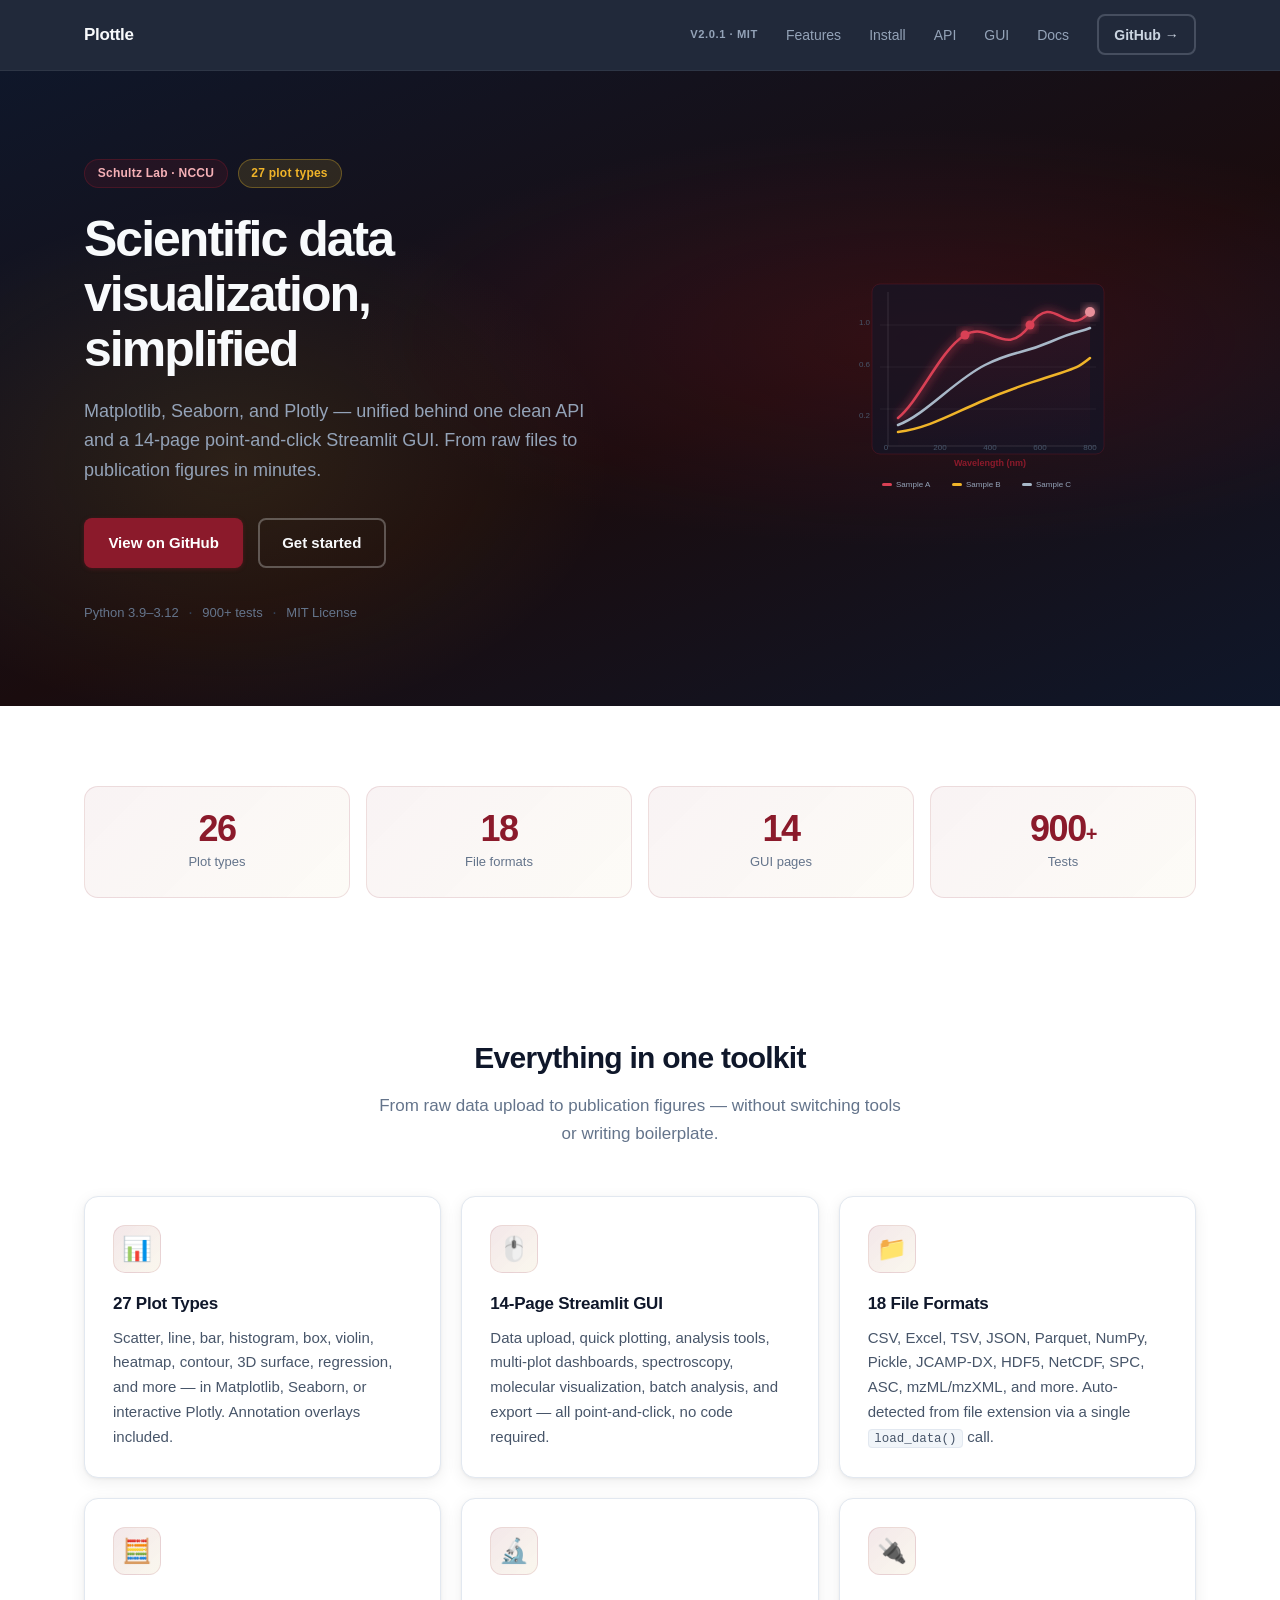
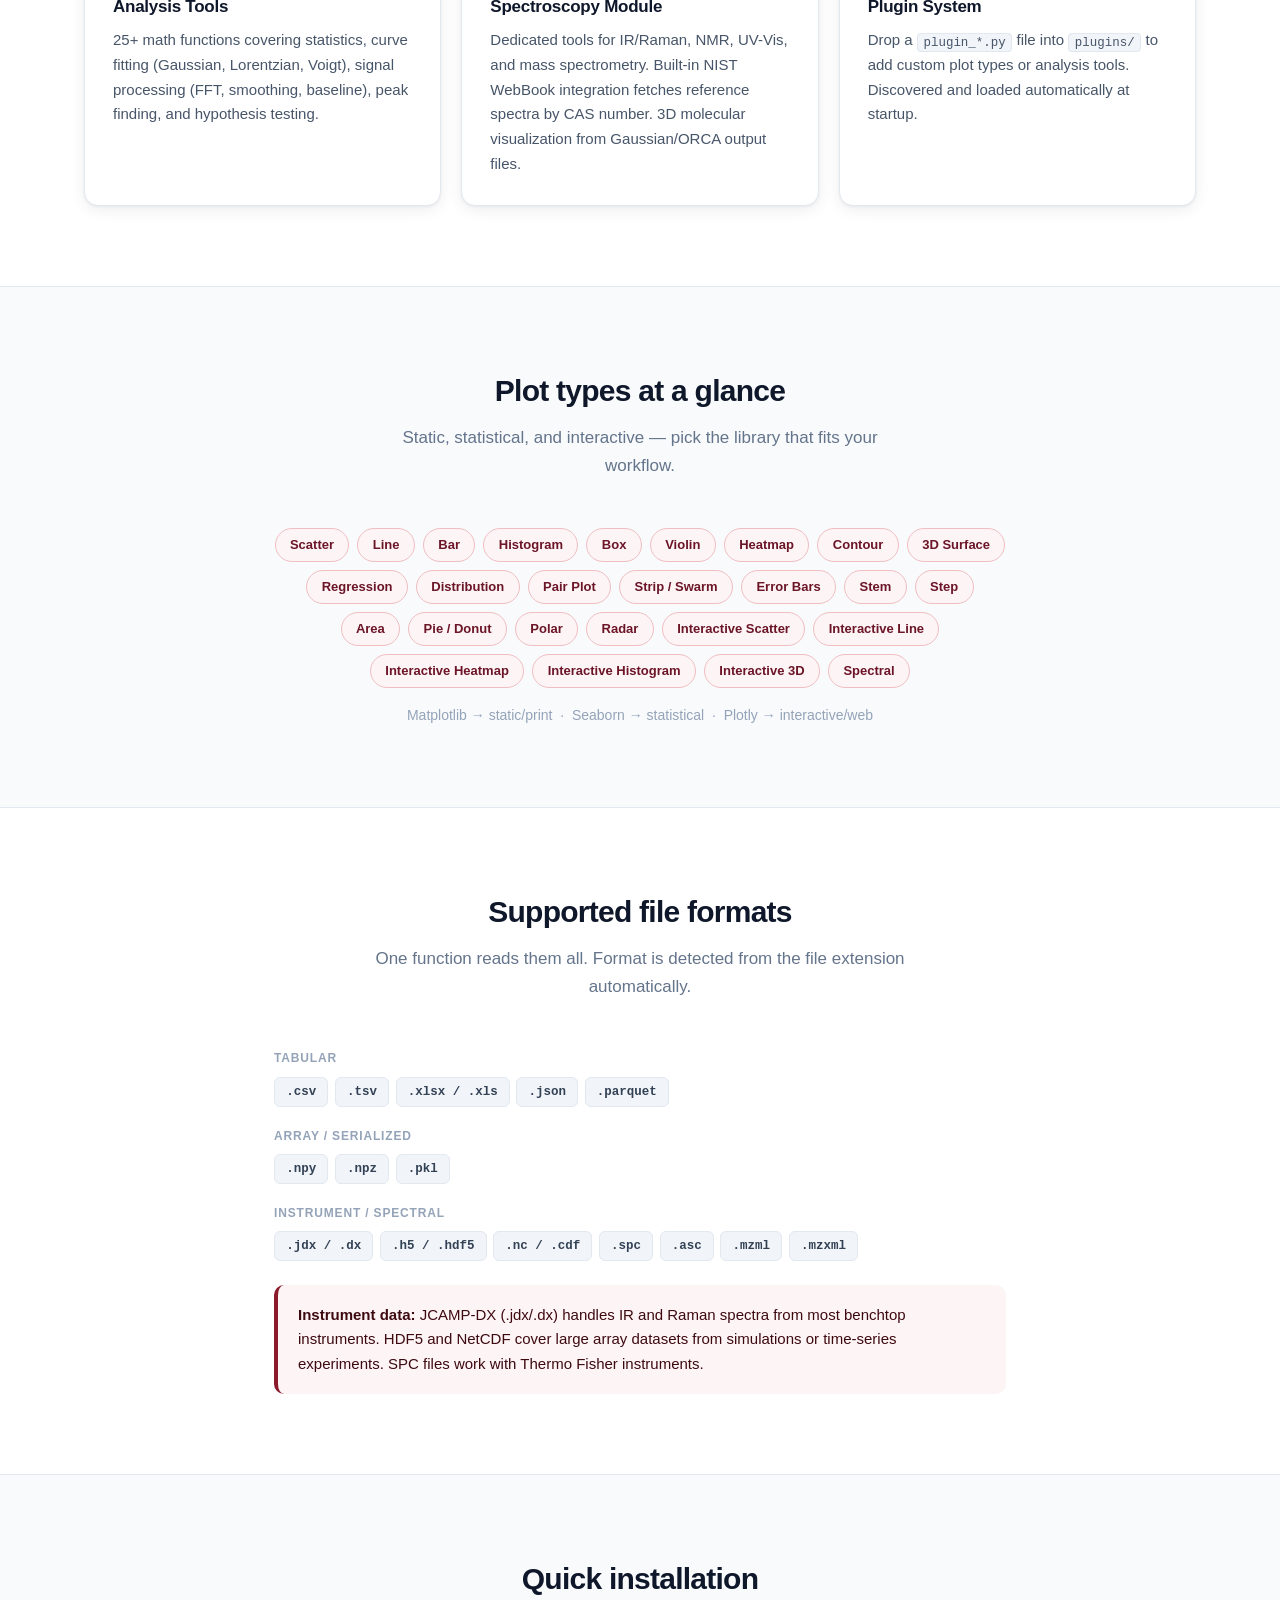
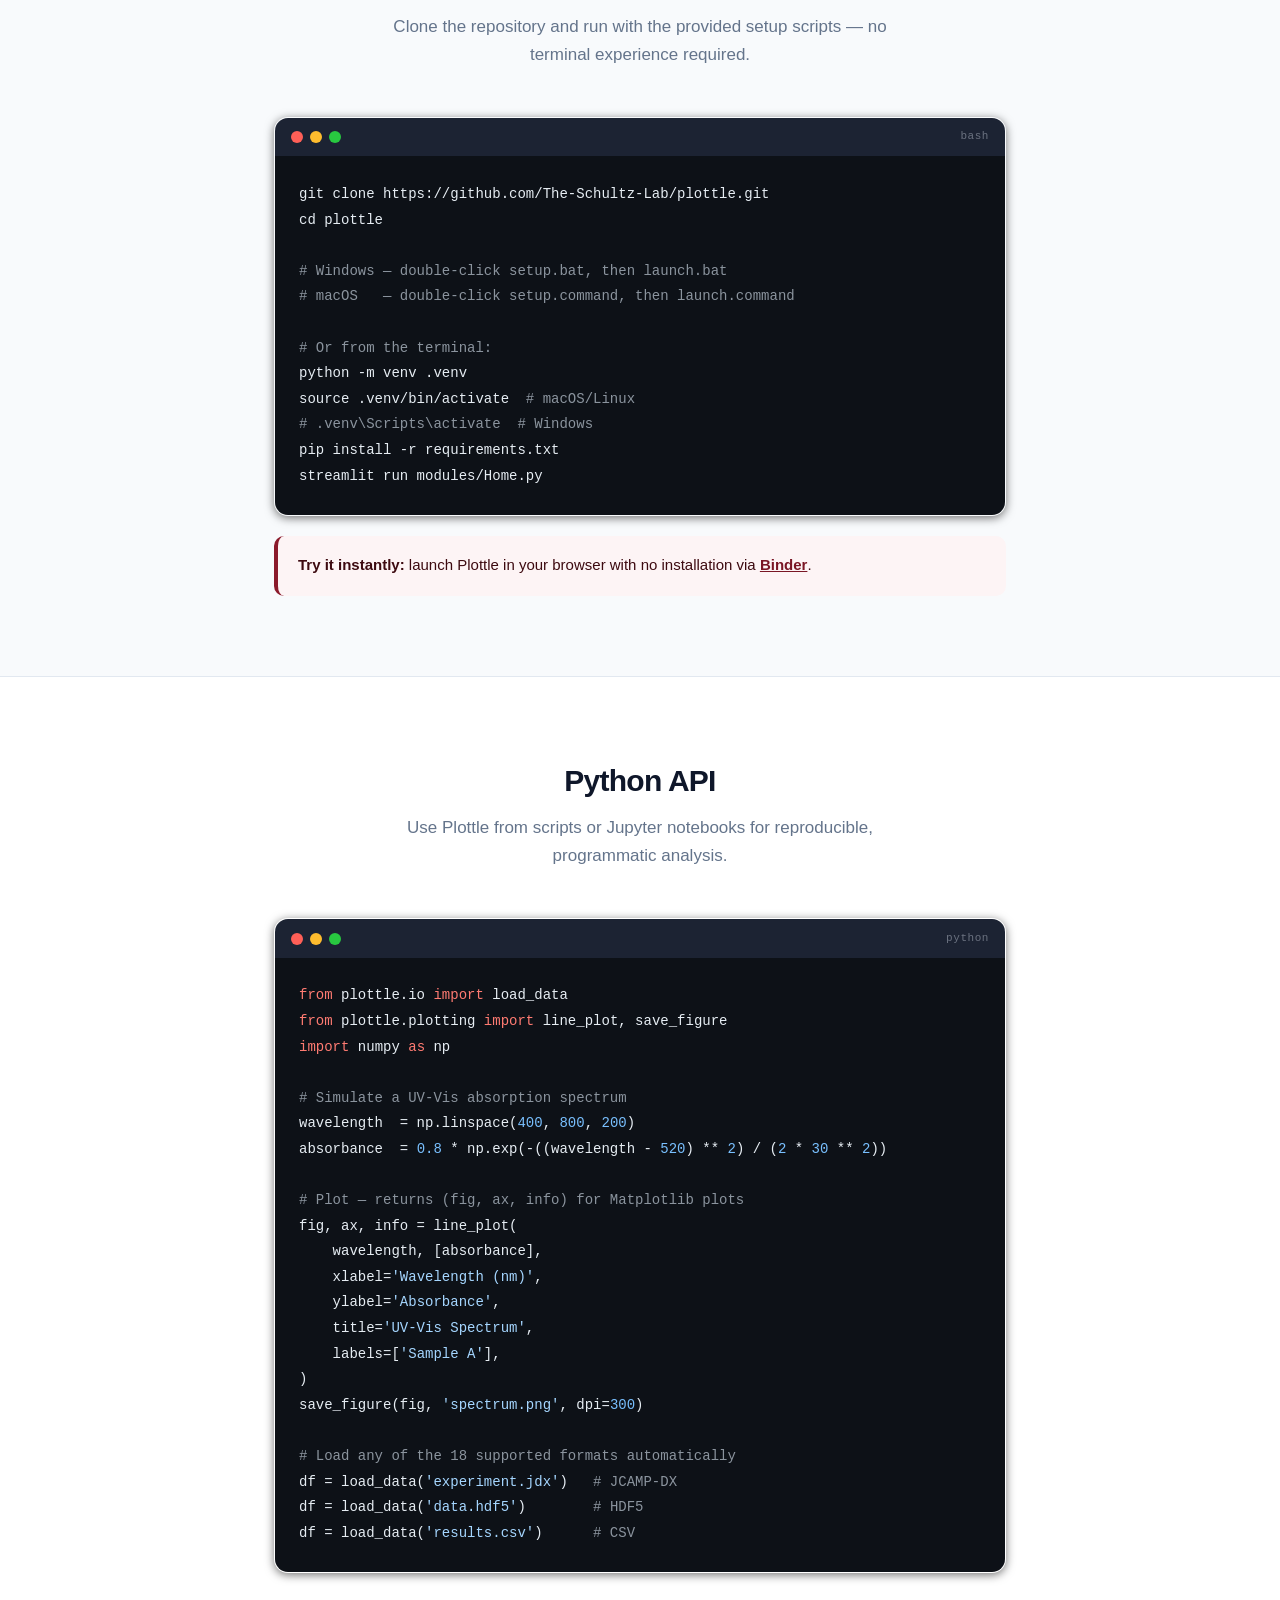
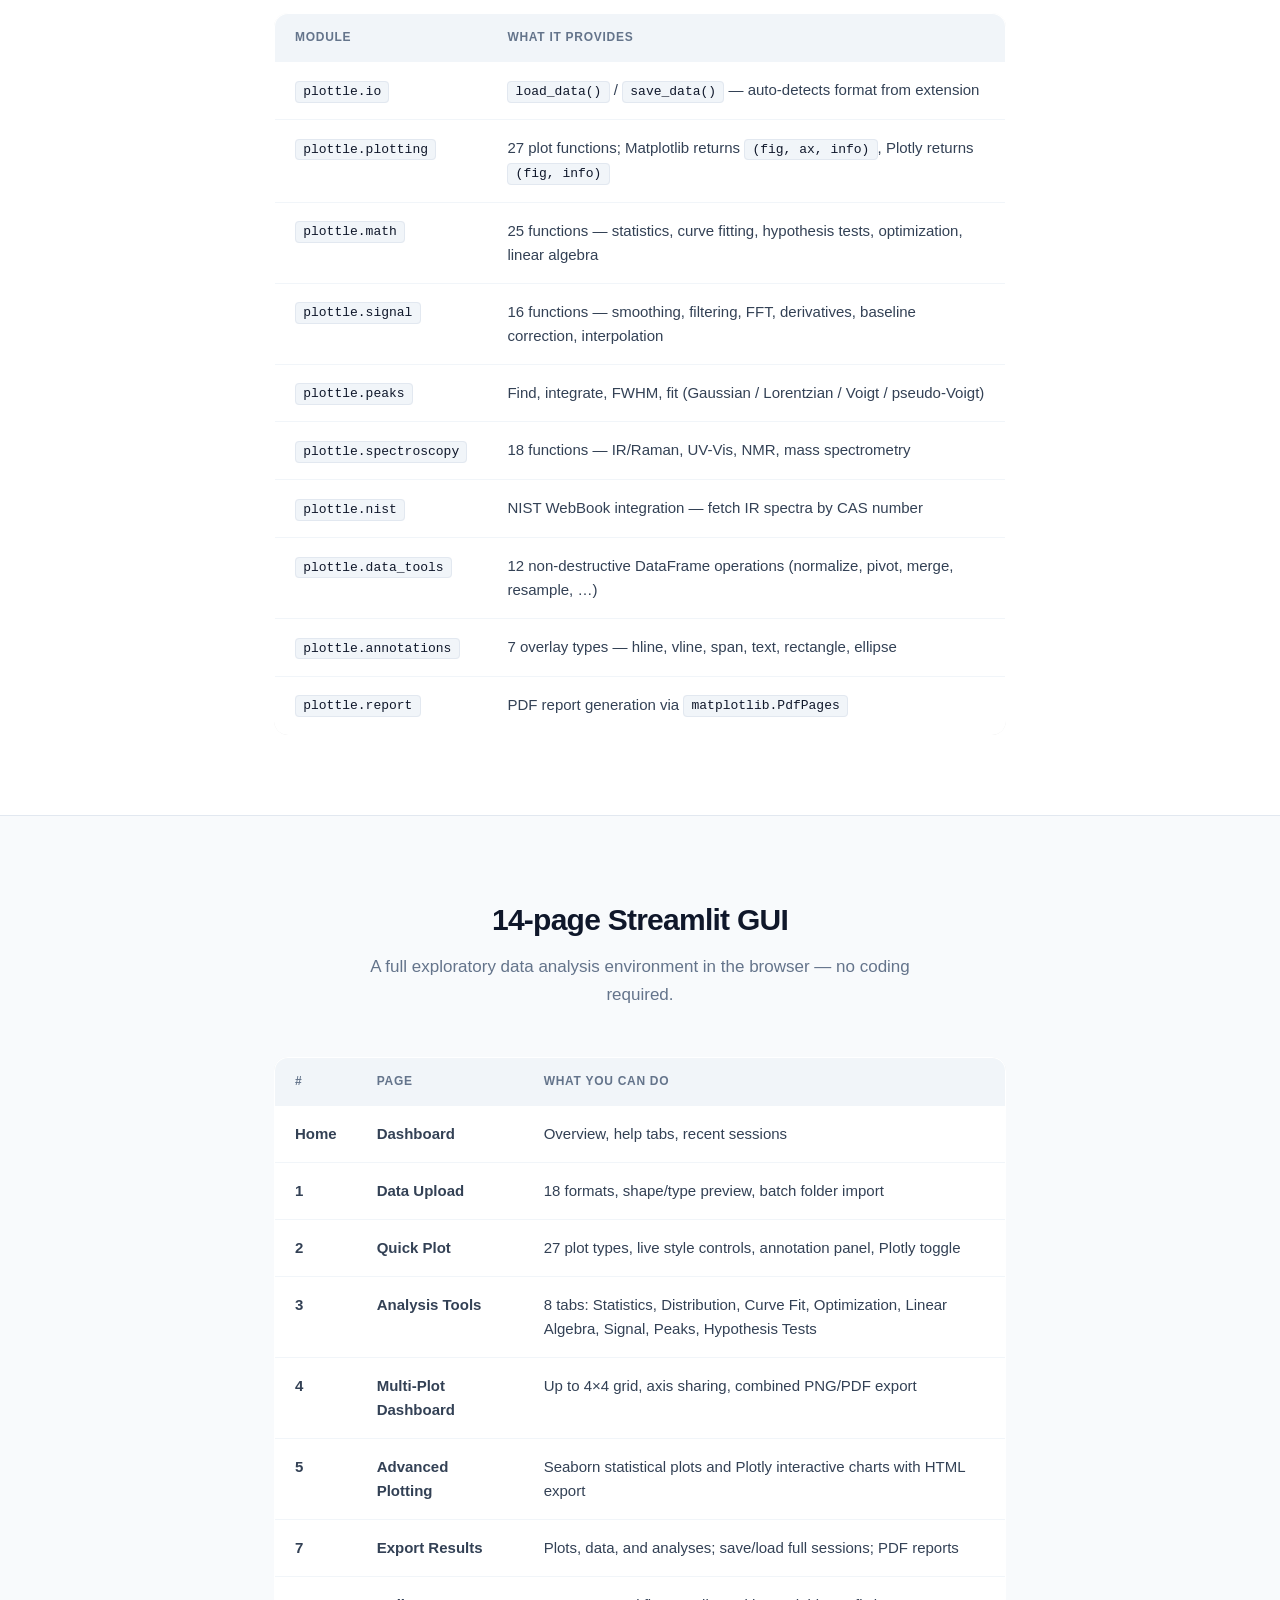
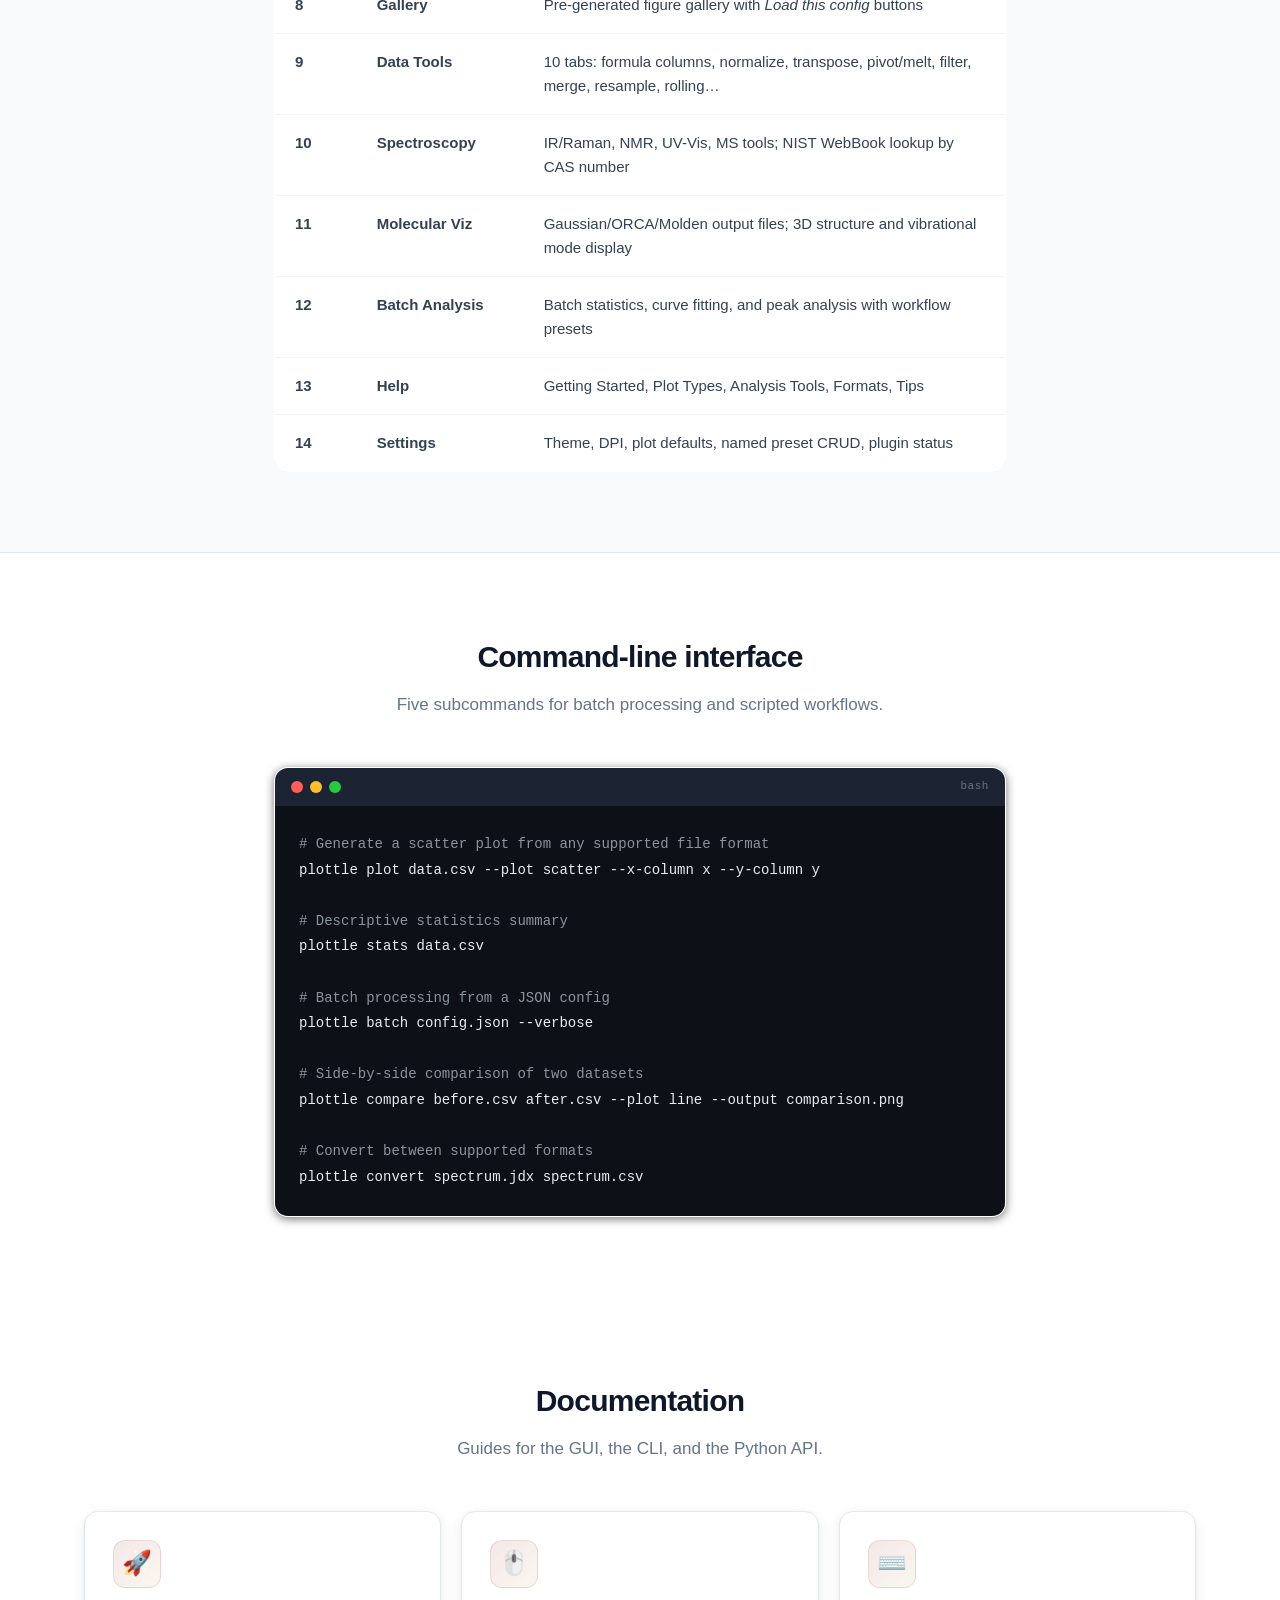
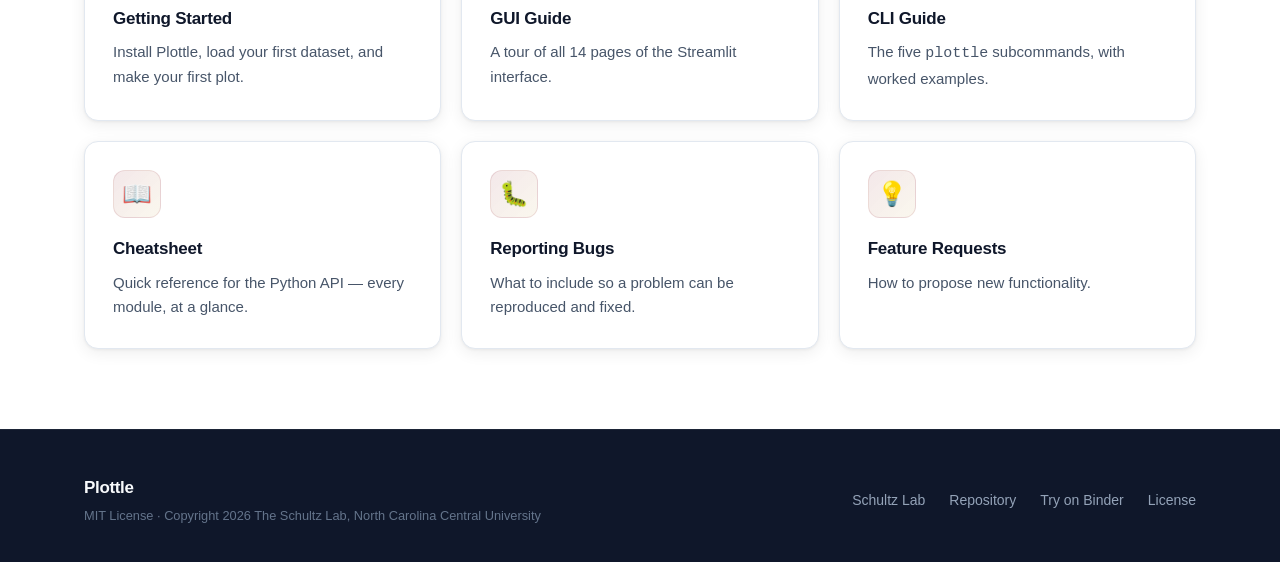
<file: docs/index.html>
<!DOCTYPE html>
<html lang="en">
<head>
  <meta charset="UTF-8">
  <meta name="viewport" content="width=device-width, initial-scale=1.0">
  <title>Plottle — Scientific Data Visualization for Python</title>
  <meta name="description" content="A general-purpose Python toolkit for scientific data visualization and analysis. 27 plot types, 14-page Streamlit GUI, 18 file formats, and a full Python API.">
  <meta property="og:title" content="Plottle">
  <meta property="og:description" content="Scientific data visualization for Python — Matplotlib, Seaborn, and Plotly behind one clean API and a point-and-click GUI.">
  <meta property="og:type" content="website">
  <meta name="twitter:card" content="summary">
  <meta name="theme-color" content="#1a0c0e">
  <style>
    /* ── Reset & Base ───────────────────────────────────────────────────── */
    *, *::before, *::after { box-sizing: border-box; margin: 0; padding: 0; }
    html { scroll-behavior: smooth; font-size: 16px; }
    body {
      font-family: Inter, 'Segoe UI', -apple-system, BlinkMacSystemFont,
                   'Helvetica Neue', Arial, sans-serif;
      background: #ffffff;
      color: #334155;
      line-height: 1.6;
      -webkit-font-smoothing: antialiased;
    }
    a { color: inherit; }
    img, svg { display: block; max-width: 100%; }

    /* ── Containers ─────────────────────────────────────────────────────── */
    .container        { max-width: 1160px; margin: 0 auto; padding: 0 1.5rem; }
    .container--narrow { max-width: 780px;  margin: 0 auto; padding: 0 1.5rem; }

    /* ── Navigation ─────────────────────────────────────────────────────── */
    .nav {
      position: sticky; top: 0; z-index: 100;
      background: rgba(15, 23, 42, 0.92);
      backdrop-filter: blur(14px);
      -webkit-backdrop-filter: blur(14px);
      border-bottom: 1px solid rgba(255,255,255,0.06);
    }
    .nav__inner {
      display: flex; align-items: center; gap: 1.75rem;
      padding: 0.9rem 1.5rem; max-width: 1160px; margin: 0 auto;
    }
    .nav__logo {
      font-weight: 700; font-size: 1.0625rem; color: #f8fafc;
      letter-spacing: -0.02em; margin-right: auto; text-decoration: none;
    }
    .nav__badge {
      font-size: 0.7rem; font-weight: 600; letter-spacing: 0.05em;
      color: #94a3b8; text-transform: uppercase;
    }
    .nav__link {
      font-size: 0.875rem; font-weight: 500; color: #94a3b8;
      text-decoration: none; transition: color 0.15s;
    }
    .nav__link:hover { color: #e2e8f0; }
    @media (max-width: 640px) { .nav__badge, .nav__link { display: none; } }

    /* ── Buttons ────────────────────────────────────────────────────────── */
    .btn {
      display: inline-flex; align-items: center; gap: 0.45rem;
      padding: 0.7rem 1.4rem; border-radius: 8px;
      font-size: 0.9375rem; font-weight: 600;
      text-decoration: none; border: 2px solid transparent;
      transition: all 0.18s ease; cursor: pointer; white-space: nowrap;
    }
    .btn--primary {
      background: #8B1A2B; color: #ffffff;
      box-shadow: 0 1px 4px rgba(139,26,43,0.35);
    }
    .btn--primary:hover {
      background: #7A1625;
      box-shadow: 0 4px 18px rgba(139,26,43,0.55);
      transform: translateY(-1px);
    }
    .btn--outline {
      background: transparent; color: #f8fafc;
      border-color: rgba(248,250,252,0.28);
    }
    .btn--outline:hover {
      background: rgba(248,250,252,0.07);
      border-color: rgba(248,250,252,0.55);
    }
    .btn--ghost {
      background: transparent; color: #cbd5e1;
      border-color: rgba(203,213,225,0.22);
      padding: 0.45rem 0.95rem; font-size: 0.875rem;
    }
    .btn--ghost:hover { background: rgba(255,255,255,0.07); color: #f8fafc; }

    /* ── Pills / Badges ─────────────────────────────────────────────────── */
    .pill {
      display: inline-flex; align-items: center;
      padding: 0.25rem 0.8rem; border-radius: 999px;
      font-size: 0.75rem; font-weight: 600; letter-spacing: 0.02em;
      background: rgba(139,26,43,0.15);
      border: 1px solid rgba(139,26,43,0.35);
      color: #f5b0b6;
    }
    .pill--pink {
      background: rgba(197,160,40,0.15);
      border-color: rgba(197,160,40,0.40);
      color: #F0B429;
    }
    .badge {
      display: inline-flex; align-items: center;
      padding: 0.22rem 0.65rem; border-radius: 999px;
      font-size: 0.75rem; font-weight: 600;
    }
    .badge--full    { background: #d1fae5; color: #065f46; }
    .badge--partial { background: #fef3c7; color: #92400e; }
    .badge--pypi    { background: #ede9fe; color: #6B1527; }

    /* ── Hero ───────────────────────────────────────────────────────────── */
    .hero {
      background:
        radial-gradient(ellipse 75% 55% at 72% 42%, rgba(139,26,43,0.22) 0%, transparent 60%),
        radial-gradient(ellipse 55% 75% at 18% 62%, rgba(197,160,40,0.12) 0%, transparent 54%),
        linear-gradient(158deg, #0f172a 0%, #1a0c0e 55%, #0f172a 100%);
      padding: 5.5rem 0 5rem;
      overflow: hidden;
    }
    .hero__inner {
      display: grid;
      grid-template-columns: 3fr 2fr;
      gap: 3.5rem;
      align-items: center;
    }
    .hero__eyebrow { display: flex; gap: 0.6rem; flex-wrap: wrap; margin-bottom: 1.5rem; }
    .hero__title {
      font-size: clamp(2.25rem, 5vw, 3.125rem);
      font-weight: 800; line-height: 1.1; letter-spacing: -0.04em;
      color: #f8fafc; margin-bottom: 1.25rem;
    }
    .hero__subtitle {
      font-size: 1.125rem; color: #94a3b8; line-height: 1.65;
      max-width: 520px; margin-bottom: 2rem;
    }
    .hero__actions { display: flex; gap: 0.9rem; flex-wrap: wrap; margin-bottom: 2rem; }
    .hero__meta { display: flex; align-items: center; gap: 0.6rem; flex-wrap: wrap; }
    .hero__stat { font-size: 0.8125rem; color: #64748b; font-weight: 500; }
    .hero__sep  { color: #334155; }
    .hero__visual { display: flex; justify-content: center; align-items: center; }
    @media (max-width: 768px) {
      .hero__inner { grid-template-columns: 1fr; }
      .hero__visual { display: none; }
    }

    /* Animated chart SVG */
    .chart-svg { width: 270px; height: 245px; }
    .chart-line {
      fill: none; stroke-width: 2.5; stroke-linecap: round; stroke-linejoin: round;
    }
    .chart-line--main { stroke: #D94054; stroke-dasharray: 320; stroke-dashoffset: 320; }
    .chart-line--secondary { stroke: #F0B429; stroke-dasharray: 280; stroke-dashoffset: 280; }
    .chart-line--tertiary { stroke: #A8B8C8; stroke-dasharray: 260; stroke-dashoffset: 260; }
    @keyframes drawLine {
      to { stroke-dashoffset: 0; }
    }
    .chart-line--main      { animation: drawLine 1.8s cubic-bezier(.4,0,.2,1) 0.2s forwards; }
    .chart-line--secondary { animation: drawLine 1.8s cubic-bezier(.4,0,.2,1) 0.6s forwards; }
    .chart-line--tertiary  { animation: drawLine 1.8s cubic-bezier(.4,0,.2,1) 1.0s forwards; }
    .chart-dot { animation: popIn 0.4s cubic-bezier(.34,1.56,.64,1) both; }
    @keyframes popIn {
      from { transform: scale(0); opacity: 0; }
      to   { transform: scale(1); opacity: 1; }
    }
    @media (prefers-reduced-motion: reduce) {
      html { scroll-behavior: auto; }
      .chart-line { animation: none; stroke-dashoffset: 0; }
      .chart-dot  { animation: none; }
    }

    /* ── Sections ───────────────────────────────────────────────────────── */
    .section { padding: 5rem 0; background: #ffffff; }
    .section--tinted {
      background: #f8fafc;
      border-top: 1px solid #e2e8f0;
      border-bottom: 1px solid #e2e8f0;
    }
    .section__title {
      font-size: clamp(1.5rem, 3vw, 1.875rem);
      font-weight: 700; color: #0f172a;
      text-align: center; margin-bottom: 0.6rem;
      letter-spacing: -0.025em;
    }
    .section__subtitle {
      font-size: 1.0625rem; color: #64748b;
      text-align: center; max-width: 540px;
      margin: 0 auto 3rem; line-height: 1.65;
    }
    .section__note {
      font-size: 0.875rem; color: #94a3b8;
      text-align: center; margin-top: 1rem;
    }

    /* ── Feature Cards ──────────────────────────────────────────────────── */
    .features-grid {
      display: grid;
      grid-template-columns: repeat(3, 1fr);
      gap: 1.25rem;
    }
    @media (max-width: 900px) { .features-grid { grid-template-columns: repeat(2, 1fr); } }
    @media (max-width: 560px) { .features-grid { grid-template-columns: 1fr; } }

    .card {
      background: #ffffff;
      border-radius: 14px;
      border: 1px solid #e2e8f0;
      padding: 1.75rem;
      box-shadow: 0 1px 3px rgba(0,0,0,.05), 0 4px 16px rgba(0,0,0,.07);
      transition: transform 0.2s ease, box-shadow 0.2s ease;
    }
    .card:hover {
      transform: translateY(-3px);
      box-shadow: 0 4px 8px rgba(0,0,0,.07), 0 14px 36px rgba(139,26,43,.15);
    }
    .feature-card__icon {
      width: 48px; height: 48px; border-radius: 12px;
      display: flex; align-items: center; justify-content: center;
      font-size: 1.5rem; margin-bottom: 1.1rem;
      background: linear-gradient(135deg, rgba(139,26,43,0.10), rgba(197,160,40,0.08));
      border: 1px solid rgba(139,26,43,0.12);
    }
    .feature-card__title a { color: inherit; text-decoration: none; }
    .feature-card__title a:hover { text-decoration: underline; }
    .feature-card__title {
      font-size: 1.0625rem; font-weight: 700;
      color: #0f172a; margin-bottom: 0.5rem;
      letter-spacing: -0.015em;
    }
    .feature-card__body { font-size: 0.9375rem; color: #475569; line-height: 1.65; }

    /* ── Count cards (stat strip) ───────────────────────────────────────── */
    .stat-strip {
      display: grid;
      grid-template-columns: repeat(4, 1fr);
      gap: 1rem; margin-bottom: 3.5rem;
    }
    @media (max-width: 720px) { .stat-strip { grid-template-columns: repeat(2, 1fr); } }
    @media (max-width: 400px) { .stat-strip { grid-template-columns: 1fr; } }
    .stat-card {
      text-align: center; padding: 1.5rem 1rem;
      background: linear-gradient(135deg, rgba(139,26,43,0.05), rgba(197,160,40,0.04));
      border: 1px solid rgba(139,26,43,0.12);
      border-radius: 14px;
    }
    .stat-card__num {
      font-size: 2.25rem; font-weight: 800; color: #8B1A2B;
      letter-spacing: -0.04em; line-height: 1;
    }
    .stat-card__label { font-size: 0.8125rem; color: #64748b; margin-top: 0.35rem; font-weight: 500; }

    /* ── Data Tables ────────────────────────────────────────────────────── */
    .table-wrap { overflow-x: auto; border-radius: 14px; }
    .data-table {
      width: 100%; border-collapse: collapse;
      background: #ffffff;
      box-shadow: 0 1px 3px rgba(0,0,0,.05), 0 4px 14px rgba(0,0,0,.07);
      border: 1px solid #e2e8f0; border-radius: 14px; overflow: hidden;
    }
    .data-table thead { background: #f1f5f9; }
    .data-table th {
      padding: 0.875rem 1.25rem; text-align: left;
      font-size: 0.75rem; font-weight: 700;
      text-transform: uppercase; letter-spacing: 0.06em; color: #64748b;
    }
    .data-table td {
      padding: 1rem 1.25rem;
      border-top: 1px solid #f1f5f9;
      font-size: 0.9375rem; color: #334155; vertical-align: top;
    }
    .data-table tbody tr:hover { background: #f8fafc; }
    .data-table code {
      font-family: 'Cascadia Code', 'Fira Code', 'Consolas', monospace;
      font-size: 0.8125rem; background: #f1f5f9;
      border: 1px solid #e2e8f0; border-radius: 4px;
      padding: 0.15rem 0.45rem; color: #0f172a;
    }
    .td-num {
      font-weight: 700; color: #94a3b8;
      font-size: 0.8125rem; white-space: nowrap;
    }
    .td-muted { font-size: 0.875rem; color: #64748b; margin-top: 0.2rem; }

    /* ── Code Block ─────────────────────────────────────────────────────── */
    .code-block {
      border-radius: 14px; overflow: hidden;
      box-shadow: 0 2px 10px rgba(0,0,0,.55);
      border: 1px solid rgba(255,255,255,0.05);
    }
    .code-block__bar {
      background: #1c2333; padding: 0.65rem 1rem;
      display: flex; align-items: center; gap: 0.45rem;
    }
    .code-block__dot { width: 12px; height: 12px; border-radius: 50%; }
    .code-block__dot--red    { background: #ff5f57; }
    .code-block__dot--yellow { background: #febc2e; }
    .code-block__dot--green  { background: #28c840; }
    .code-block__label {
      margin-left: auto; font-size: 0.6875rem;
      color: #6b7280; font-family: monospace; letter-spacing: 0.05em;
    }
    .code-block pre {
      background: #0d1117; padding: 1.6rem 1.5rem;
      margin: 0; overflow-x: auto;
    }
    .code-block code {
      font-family: 'Cascadia Code', 'Fira Code', 'Consolas', 'Monaco', monospace;
      font-size: 0.875rem; line-height: 1.75; color: #e6edf3;
      background: none; border: none; padding: 0;
    }
    .c { color: #8b949e; }   /* comment */
    .k { color: #ff7b72; }   /* keyword */
    .s { color: #a5d6ff; }   /* string */
    .p { color: #C5A028; }   /* prompt / special / purple */
    .n { color: #79c0ff; }   /* name / blue */

    /* ── Callout ────────────────────────────────────────────────────────── */
    .callout {
      margin-top: 1.5rem; padding: 1.1rem 1.25rem;
      border-radius: 10px; border-left: 4px solid;
      font-size: 0.9375rem; line-height: 1.65;
    }
    .callout--info { background: #fdf4f5; border-color: #8B1A2B; color: #3d0a10; }
    .callout a { color: #7A1625; font-weight: 600; }

    /* ── Two-col install layout ─────────────────────────────────────────── */
    .install-grid {
      display: grid; grid-template-columns: 1fr 1fr; gap: 1.5rem;
      align-items: start;
    }
    @media (max-width: 720px) { .install-grid { grid-template-columns: 1fr; } }
    .install-label {
      font-size: 0.75rem; font-weight: 700; text-transform: uppercase;
      letter-spacing: 0.07em; color: #94a3b8; margin-bottom: 0.75rem;
    }

    /* ── Plot type pills ────────────────────────────────────────────────── */
    .type-cloud {
      display: flex; gap: 0.5rem; flex-wrap: wrap;
      margin-top: 1.75rem; justify-content: center;
    }
    .type-pill {
      padding: 0.35rem 0.9rem; border-radius: 999px;
      background: #fdf4f5; border: 1px solid #f0bec2;
      color: #6B1527; font-size: 0.8125rem; font-weight: 600;
    }

    /* ── Format category chips ──────────────────────────────────────────── */
    .format-group { margin-bottom: 1.25rem; }
    .format-group__label {
      font-size: 0.75rem; font-weight: 700; text-transform: uppercase;
      letter-spacing: 0.07em; color: #94a3b8; margin-bottom: 0.5rem;
    }
    .format-chips { display: flex; gap: 0.4rem; flex-wrap: wrap; }
    .chip {
      padding: 0.25rem 0.7rem; border-radius: 6px;
      font-family: 'Cascadia Code', 'Fira Code', 'Consolas', monospace;
      font-size: 0.78125rem; font-weight: 600;
      background: #f1f5f9; border: 1px solid #e2e8f0; color: #334155;
    }

    /* ── Footer ─────────────────────────────────────────────────────────── */
    .footer {
      background: #0f172a;
      border-top: 1px solid rgba(255,255,255,0.06);
      padding: 2.75rem 0;
    }
    .footer__inner {
      display: flex; align-items: center;
      justify-content: space-between; flex-wrap: wrap; gap: 1.25rem;
    }
    .footer__name { font-weight: 700; color: #f8fafc; font-size: 1.0625rem; letter-spacing: -0.02em; }
    .footer__copy { display: block; font-size: 0.8rem; color: #64748b; margin-top: 0.3rem; }
    .footer__links { display: flex; gap: 1.5rem; flex-wrap: wrap; }
    .footer__links a {
      color: #94a3b8; text-decoration: none;
      font-size: 0.875rem; transition: color 0.15s;
    }
    .footer__links a:hover { color: #e2e8f0; }
  </style>
</head>
<body>

<!-- ── Navigation ──────────────────────────────────────────────────────── -->
<nav class="nav" role="navigation">
  <div class="nav__inner">
    <a class="nav__logo" href="#">Plottle</a>
    <span class="nav__badge">v2.0.1 &middot; MIT</span>
    <a class="nav__link" href="#features">Features</a>
    <a class="nav__link" href="#install">Install</a>
    <a class="nav__link" href="#api">API</a>
    <a class="nav__link" href="#gui">GUI</a>
    <a class="nav__link" href="#docs">Docs</a>
    <a class="btn btn--ghost" href="https://github.com/The-Schultz-Lab/plottle">GitHub &rarr;</a>
  </div>
</nav>

<!-- ── Hero ────────────────────────────────────────────────────────────── -->
<section class="hero">
  <div class="container">
    <div class="hero__inner">

      <div class="hero__text">
        <div class="hero__eyebrow">
          <span class="pill">Schultz Lab &middot; NCCU</span>
          <span class="pill pill--pink">27 plot types</span>
        </div>
        <h1 class="hero__title">Scientific data<br>visualization,<br>simplified</h1>
        <p class="hero__subtitle">
          Matplotlib, Seaborn, and Plotly &mdash; unified behind one clean API and
          a 14-page point-and-click Streamlit GUI. From raw files to publication
          figures in minutes.
        </p>
        <div class="hero__actions">
          <a class="btn btn--primary" href="https://github.com/The-Schultz-Lab/plottle">
            View on GitHub
          </a>
          <a class="btn btn--outline" href="#install">Get started</a>
        </div>
        <div class="hero__meta">
          <span class="hero__stat">Python 3.9&ndash;3.12</span>
          <span class="hero__sep">&middot;</span>
          <span class="hero__stat">900+ tests</span>
          <span class="hero__sep">&middot;</span>
          <span class="hero__stat">MIT License</span>
        </div>
      </div>

      <!-- Animated line chart -->
      <div class="hero__visual" aria-hidden="true">
        <svg class="chart-svg" viewBox="0 0 270 245" xmlns="http://www.w3.org/2000/svg">
          <defs>
            <filter id="glow" x="-50%" y="-50%" width="200%" height="200%">
              <feGaussianBlur stdDeviation="5" result="blur"/>
              <feMerge><feMergeNode in="blur"/><feMergeNode in="SourceGraphic"/></feMerge>
            </filter>
          </defs>

          <!-- Chart frame -->
          <rect x="22" y="14" width="232" height="170" rx="8"
                fill="rgba(15,23,42,0.55)" stroke="rgba(139,26,43,0.28)" stroke-width="1"/>

          <!-- Grid lines (horizontal) -->
          <line x1="30" y1="55"  x2="246" y2="55"  stroke="rgba(255,255,255,0.06)" stroke-width="1"/>
          <line x1="30" y1="97"  x2="246" y2="97"  stroke="rgba(255,255,255,0.06)" stroke-width="1"/>
          <line x1="30" y1="139" x2="246" y2="139" stroke="rgba(255,255,255,0.06)" stroke-width="1"/>

          <!-- Y-axis -->
          <line x1="38" y1="22" x2="38" y2="176" stroke="rgba(255,255,255,0.12)" stroke-width="1"/>
          <!-- X-axis -->
          <line x1="38" y1="176" x2="246" y2="176" stroke="rgba(255,255,255,0.12)" stroke-width="1"/>

          <!-- Area fill under main line (gradient) -->
          <defs>
            <linearGradient id="areaGrad" x1="0" y1="0" x2="0" y2="1">
              <stop offset="0%" stop-color="#8B1A2B" stop-opacity="0.22"/>
              <stop offset="100%" stop-color="#8B1A2B" stop-opacity="0.02"/>
            </linearGradient>
          </defs>
          <path d="M 48 148 C 70 130, 90 80, 115 65 S 155 90, 180 55 S 215 70, 240 42 L 240 176 L 48 176 Z"
                fill="url(#areaGrad)" opacity="0.7"/>

          <!-- Main line (violet) -->
          <path class="chart-line chart-line--main"
                d="M 48 148 C 70 130, 90 80, 115 65 S 155 90, 180 55 S 215 70, 240 42"
                filter="url(#glow)"/>

          <!-- Secondary line (pink) -->
          <path class="chart-line chart-line--secondary"
                d="M 48 162 C 78 158, 100 145, 130 132 S 165 118, 195 108 S 225 100, 240 88"/>

          <!-- Tertiary line (cyan) -->
          <path class="chart-line chart-line--tertiary"
                d="M 48 155 C 75 145, 105 110, 135 95 S 170 85, 200 72 S 228 63, 240 58"/>

          <!-- Key data points on main line -->
          <circle class="chart-dot" cx="115" cy="65" r="4.5" fill="#D94054"
                  filter="url(#glow)" style="transform-origin:115px 65px; animation-delay:1.4s"/>
          <circle class="chart-dot" cx="180" cy="55" r="4.5" fill="#D94054"
                  filter="url(#glow)" style="transform-origin:180px 55px; animation-delay:1.6s"/>
          <circle class="chart-dot" cx="240" cy="42" r="5"   fill="#E8909A"
                  filter="url(#glow)" style="transform-origin:240px 42px; animation-delay:1.9s"/>

          <!-- Axis tick labels -->
          <text x="36" y="180" font-size="8" fill="#475569" text-anchor="middle">0</text>
          <text x="90" y="180" font-size="8" fill="#475569" text-anchor="middle">200</text>
          <text x="140" y="180" font-size="8" fill="#475569" text-anchor="middle">400</text>
          <text x="190" y="180" font-size="8" fill="#475569" text-anchor="middle">600</text>
          <text x="240" y="180" font-size="8" fill="#475569" text-anchor="middle">800</text>
          <text x="20" y="148" font-size="8" fill="#475569" text-anchor="end">0.2</text>
          <text x="20" y="97"  font-size="8" fill="#475569" text-anchor="end">0.6</text>
          <text x="20" y="55"  font-size="8" fill="#475569" text-anchor="end">1.0</text>

          <!-- X-axis label -->
          <text x="140" y="196" font-size="9" fill="#8B1A2B" text-anchor="middle" font-weight="600">Wavelength (nm)</text>

          <!-- Legend -->
          <rect x="32" y="213" width="10" height="3" rx="1.5" fill="#D94054"/>
          <text x="46" y="217" font-size="8" fill="#94a3b8">Sample A</text>
          <rect x="102" y="213" width="10" height="3" rx="1.5" fill="#F0B429"/>
          <text x="116" y="217" font-size="8" fill="#94a3b8">Sample B</text>
          <rect x="172" y="213" width="10" height="3" rx="1.5" fill="#A8B8C8"/>
          <text x="186" y="217" font-size="8" fill="#94a3b8">Sample C</text>
        </svg>
      </div>

    </div>
  </div>
</section>

<!-- ── At-a-glance stats ─────────────────────────────────────────────────── -->
<section class="section" style="padding-bottom: 0;">
  <div class="container">
    <div class="stat-strip">
      <div class="stat-card">
        <div class="stat-card__num">26</div>
        <div class="stat-card__label">Plot types</div>
      </div>
      <div class="stat-card">
        <div class="stat-card__num">18</div>
        <div class="stat-card__label">File formats</div>
      </div>
      <div class="stat-card">
        <div class="stat-card__num">14</div>
        <div class="stat-card__label">GUI pages</div>
      </div>
      <div class="stat-card">
        <div class="stat-card__num">900<span style="font-size:1.25rem">+</span></div>
        <div class="stat-card__label">Tests</div>
      </div>
    </div>
  </div>
</section>

<!-- ── Features ─────────────────────────────────────────────────────────── -->
<section class="section" id="features">
  <div class="container">
    <h2 class="section__title">Everything in one toolkit</h2>
    <p class="section__subtitle">
      From raw data upload to publication figures &mdash; without switching tools
      or writing boilerplate.
    </p>
    <div class="features-grid">

      <div class="card">
        <div class="feature-card__icon">📊</div>
        <div class="feature-card__title">27 Plot Types</div>
        <p class="feature-card__body">
          Scatter, line, bar, histogram, box, violin, heatmap, contour, 3D surface,
          regression, and more &mdash; in Matplotlib, Seaborn, or interactive Plotly.
          Annotation overlays included.
        </p>
      </div>

      <div class="card">
        <div class="feature-card__icon">🖱️</div>
        <div class="feature-card__title">14-Page Streamlit GUI</div>
        <p class="feature-card__body">
          Data upload, quick plotting, analysis tools, multi-plot dashboards,
          spectroscopy, molecular visualization, batch analysis, and export &mdash;
          all point-and-click, no code required.
        </p>
      </div>

      <div class="card">
        <div class="feature-card__icon">📁</div>
        <div class="feature-card__title">18 File Formats</div>
        <p class="feature-card__body">
          CSV, Excel, TSV, JSON, Parquet, NumPy, Pickle, JCAMP-DX, HDF5, NetCDF,
          SPC, ASC, mzML/mzXML, and more. Auto-detected from file extension via a
          single <code style="font-size:.78rem;background:#f1f5f9;border:1px solid #e2e8f0;border-radius:4px;padding:.1rem .35rem">load_data()</code> call.
        </p>
      </div>

      <div class="card">
        <div class="feature-card__icon">🧮</div>
        <div class="feature-card__title">Analysis Tools</div>
        <p class="feature-card__body">
          25+ math functions covering statistics, curve fitting (Gaussian, Lorentzian,
          Voigt), signal processing (FFT, smoothing, baseline), peak finding, and
          hypothesis testing.
        </p>
      </div>

      <div class="card">
        <div class="feature-card__icon">🔬</div>
        <div class="feature-card__title">Spectroscopy Module</div>
        <p class="feature-card__body">
          Dedicated tools for IR/Raman, NMR, UV-Vis, and mass spectrometry.
          Built-in NIST WebBook integration fetches reference spectra by CAS number.
          3D molecular visualization from Gaussian/ORCA output files.
        </p>
      </div>

      <div class="card">
        <div class="feature-card__icon">🔌</div>
        <div class="feature-card__title">Plugin System</div>
        <p class="feature-card__body">
          Drop a <code style="font-size:.78rem;background:#f1f5f9;border:1px solid #e2e8f0;border-radius:4px;padding:.1rem .35rem">plugin_*.py</code>
          file into <code style="font-size:.78rem;background:#f1f5f9;border:1px solid #e2e8f0;border-radius:4px;padding:.1rem .35rem">plugins/</code>
          to add custom plot types or analysis tools. Discovered and loaded
          automatically at startup.
        </p>
      </div>

    </div>
  </div>
</section>

<!-- ── Plot types ─────────────────────────────────────────────────────────── -->
<section class="section section--tinted">
  <div class="container--narrow">
    <h2 class="section__title">Plot types at a glance</h2>
    <p class="section__subtitle">
      Static, statistical, and interactive &mdash; pick the library that fits your workflow.
    </p>
    <div class="type-cloud">
      <span class="type-pill">Scatter</span>
      <span class="type-pill">Line</span>
      <span class="type-pill">Bar</span>
      <span class="type-pill">Histogram</span>
      <span class="type-pill">Box</span>
      <span class="type-pill">Violin</span>
      <span class="type-pill">Heatmap</span>
      <span class="type-pill">Contour</span>
      <span class="type-pill">3D Surface</span>
      <span class="type-pill">Regression</span>
      <span class="type-pill">Distribution</span>
      <span class="type-pill">Pair Plot</span>
      <span class="type-pill">Strip / Swarm</span>
      <span class="type-pill">Error Bars</span>
      <span class="type-pill">Stem</span>
      <span class="type-pill">Step</span>
      <span class="type-pill">Area</span>
      <span class="type-pill">Pie / Donut</span>
      <span class="type-pill">Polar</span>
      <span class="type-pill">Radar</span>
      <span class="type-pill">Interactive Scatter</span>
      <span class="type-pill">Interactive Line</span>
      <span class="type-pill">Interactive Heatmap</span>
      <span class="type-pill">Interactive Histogram</span>
      <span class="type-pill">Interactive 3D</span>
      <span class="type-pill">Spectral</span>
    </div>
    <p class="section__note">
      Matplotlib &rarr; static/print &nbsp;&middot;&nbsp;
      Seaborn &rarr; statistical &nbsp;&middot;&nbsp;
      Plotly &rarr; interactive/web
    </p>
  </div>
</section>

<!-- ── File formats ───────────────────────────────────────────────────────── -->
<section class="section">
  <div class="container--narrow">
    <h2 class="section__title">Supported file formats</h2>
    <p class="section__subtitle">
      One function reads them all. Format is detected from the file extension automatically.
    </p>

    <div class="format-group">
      <div class="format-group__label">Tabular</div>
      <div class="format-chips">
        <span class="chip">.csv</span>
        <span class="chip">.tsv</span>
        <span class="chip">.xlsx / .xls</span>
        <span class="chip">.json</span>
        <span class="chip">.parquet</span>
      </div>
    </div>

    <div class="format-group">
      <div class="format-group__label">Array / Serialized</div>
      <div class="format-chips">
        <span class="chip">.npy</span>
        <span class="chip">.npz</span>
        <span class="chip">.pkl</span>
      </div>
    </div>

    <div class="format-group">
      <div class="format-group__label">Instrument / Spectral</div>
      <div class="format-chips">
        <span class="chip">.jdx / .dx</span>
        <span class="chip">.h5 / .hdf5</span>
        <span class="chip">.nc / .cdf</span>
        <span class="chip">.spc</span>
        <span class="chip">.asc</span>
        <span class="chip">.mzml</span>
        <span class="chip">.mzxml</span>
      </div>
    </div>

    <div class="callout callout--info">
      <strong>Instrument data:</strong> JCAMP-DX (.jdx/.dx) handles IR and Raman spectra
      from most benchtop instruments. HDF5 and NetCDF cover large array datasets from
      simulations or time-series experiments. SPC files work with Thermo Fisher instruments.
    </div>
  </div>
</section>

<!-- ── Installation ──────────────────────────────────────────────────────── -->
<section class="section section--tinted" id="install">
  <div class="container--narrow">
    <h2 class="section__title">Quick installation</h2>
    <p class="section__subtitle">
      Clone the repository and run with the provided setup scripts &mdash; no terminal
      experience required.
    </p>

    <div class="code-block">
      <div class="code-block__bar">
        <span class="code-block__dot code-block__dot--red"></span>
        <span class="code-block__dot code-block__dot--yellow"></span>
        <span class="code-block__dot code-block__dot--green"></span>
        <span class="code-block__label">bash</span>
      </div>
      <pre><code>git clone https://github.com/The-Schultz-Lab/plottle.git
cd plottle

<span class="c"># Windows — double-click setup.bat, then launch.bat</span>
<span class="c"># macOS   — double-click setup.command, then launch.command</span>

<span class="c"># Or from the terminal:</span>
python -m venv .venv
source .venv/bin/activate  <span class="c"># macOS/Linux</span>
<span class="c"># .venv\Scripts\activate  # Windows</span>
pip install -r requirements.txt
streamlit run modules/Home.py</code></pre>
    </div>

    <div class="callout callout--info" style="margin-top:1.25rem;">
      <strong>Try it instantly:</strong>
      launch Plottle in your browser with no installation via
      <a href="https://mybinder.org/v2/gh/The-Schultz-Lab/plottle/main" target="_blank" rel="noopener">Binder</a>.
    </div>

  </div>
</section>

<!-- ── Python API ─────────────────────────────────────────────────────────── -->
<section class="section" id="api">
  <div class="container--narrow">
    <h2 class="section__title">Python API</h2>
    <p class="section__subtitle">
      Use Plottle from scripts or Jupyter notebooks for reproducible, programmatic analysis.
    </p>

    <div class="code-block">
      <div class="code-block__bar">
        <span class="code-block__dot code-block__dot--red"></span>
        <span class="code-block__dot code-block__dot--yellow"></span>
        <span class="code-block__dot code-block__dot--green"></span>
        <span class="code-block__label">python</span>
      </div>
      <pre><code><span class="k">from</span> plottle.io <span class="k">import</span> load_data
<span class="k">from</span> plottle.plotting <span class="k">import</span> line_plot, save_figure
<span class="k">import</span> numpy <span class="k">as</span> np

<span class="c"># Simulate a UV-Vis absorption spectrum</span>
wavelength  = np.linspace(<span class="n">400</span>, <span class="n">800</span>, <span class="n">200</span>)
absorbance  = <span class="n">0.8</span> * np.exp(-((wavelength - <span class="n">520</span>) ** <span class="n">2</span>) / (<span class="n">2</span> * <span class="n">30</span> ** <span class="n">2</span>))

<span class="c"># Plot — returns (fig, ax, info) for Matplotlib plots</span>
fig, ax, info = line_plot(
    wavelength, [absorbance],
    xlabel=<span class="s">'Wavelength (nm)'</span>,
    ylabel=<span class="s">'Absorbance'</span>,
    title=<span class="s">'UV-Vis Spectrum'</span>,
    labels=[<span class="s">'Sample A'</span>],
)
save_figure(fig, <span class="s">'spectrum.png'</span>, dpi=<span class="n">300</span>)

<span class="c"># Load any of the 18 supported formats automatically</span>
df = load_data(<span class="s">'experiment.jdx'</span>)   <span class="c"># JCAMP-DX</span>
df = load_data(<span class="s">'data.hdf5'</span>)        <span class="c"># HDF5</span>
df = load_data(<span class="s">'results.csv'</span>)      <span class="c"># CSV</span></code></pre>
    </div>

    <div class="table-wrap" style="margin-top: 2.5rem;">
      <table class="data-table">
        <thead>
          <tr>
            <th>Module</th>
            <th>What it provides</th>
          </tr>
        </thead>
        <tbody>
          <tr>
            <td><code>plottle.io</code></td>
            <td><code>load_data()</code> / <code>save_data()</code> &mdash; auto-detects format from extension</td>
          </tr>
          <tr>
            <td><code>plottle.plotting</code></td>
            <td>27 plot functions; Matplotlib returns <code>(fig, ax, info)</code>, Plotly returns <code>(fig, info)</code></td>
          </tr>
          <tr>
            <td><code>plottle.math</code></td>
            <td>25 functions &mdash; statistics, curve fitting, hypothesis tests, optimization, linear algebra</td>
          </tr>
          <tr>
            <td><code>plottle.signal</code></td>
            <td>16 functions &mdash; smoothing, filtering, FFT, derivatives, baseline correction, interpolation</td>
          </tr>
          <tr>
            <td><code>plottle.peaks</code></td>
            <td>Find, integrate, FWHM, fit (Gaussian / Lorentzian / Voigt / pseudo-Voigt)</td>
          </tr>
          <tr>
            <td><code>plottle.spectroscopy</code></td>
            <td>18 functions &mdash; IR/Raman, UV-Vis, NMR, mass spectrometry</td>
          </tr>
          <tr>
            <td><code>plottle.nist</code></td>
            <td>NIST WebBook integration &mdash; fetch IR spectra by CAS number</td>
          </tr>
          <tr>
            <td><code>plottle.data_tools</code></td>
            <td>12 non-destructive DataFrame operations (normalize, pivot, merge, resample, &hellip;)</td>
          </tr>
          <tr>
            <td><code>plottle.annotations</code></td>
            <td>7 overlay types &mdash; hline, vline, span, text, rectangle, ellipse</td>
          </tr>
          <tr>
            <td><code>plottle.report</code></td>
            <td>PDF report generation via <code>matplotlib.PdfPages</code></td>
          </tr>
        </tbody>
      </table>
    </div>
  </div>
</section>

<!-- ── GUI Pages ──────────────────────────────────────────────────────────── -->
<section class="section section--tinted" id="gui">
  <div class="container--narrow">
    <h2 class="section__title">14-page Streamlit GUI</h2>
    <p class="section__subtitle">
      A full exploratory data analysis environment in the browser &mdash;
      no coding required.
    </p>
    <div class="table-wrap">
      <table class="data-table">
        <thead>
          <tr>
            <th>#</th>
            <th>Page</th>
            <th>What you can do</th>
          </tr>
        </thead>
        <tbody>
          <tr>
            <td class="td-num">Home</td>
            <td><strong>Dashboard</strong></td>
            <td>Overview, help tabs, recent sessions</td>
          </tr>
          <tr>
            <td class="td-num">1</td>
            <td><strong>Data Upload</strong></td>
            <td>18 formats, shape/type preview, batch folder import</td>
          </tr>
          <tr>
            <td class="td-num">2</td>
            <td><strong>Quick Plot</strong></td>
            <td>27 plot types, live style controls, annotation panel, Plotly toggle</td>
          </tr>
          <tr>
            <td class="td-num">3</td>
            <td><strong>Analysis Tools</strong></td>
            <td>8 tabs: Statistics, Distribution, Curve Fit, Optimization, Linear Algebra, Signal, Peaks, Hypothesis Tests</td>
          </tr>
          <tr>
            <td class="td-num">4</td>
            <td><strong>Multi-Plot Dashboard</strong></td>
            <td>Up to 4&times;4 grid, axis sharing, combined PNG/PDF export</td>
          </tr>
          <tr>
            <td class="td-num">5</td>
            <td><strong>Advanced Plotting</strong></td>
            <td>Seaborn statistical plots and Plotly interactive charts with HTML export</td>
          </tr>
          <tr>
            <td class="td-num">7</td>
            <td><strong>Export Results</strong></td>
            <td>Plots, data, and analyses; save/load full sessions; PDF reports</td>
          </tr>
          <tr>
            <td class="td-num">8</td>
            <td><strong>Gallery</strong></td>
            <td>Pre-generated figure gallery with <em>Load this config</em> buttons</td>
          </tr>
          <tr>
            <td class="td-num">9</td>
            <td><strong>Data Tools</strong></td>
            <td>10 tabs: formula columns, normalize, transpose, pivot/melt, filter, merge, resample, rolling&hellip;</td>
          </tr>
          <tr>
            <td class="td-num">10</td>
            <td><strong>Spectroscopy</strong></td>
            <td>IR/Raman, NMR, UV-Vis, MS tools; NIST WebBook lookup by CAS number</td>
          </tr>
          <tr>
            <td class="td-num">11</td>
            <td><strong>Molecular Viz</strong></td>
            <td>Gaussian/ORCA/Molden output files; 3D structure and vibrational mode display</td>
          </tr>
          <tr>
            <td class="td-num">12</td>
            <td><strong>Batch Analysis</strong></td>
            <td>Batch statistics, curve fitting, and peak analysis with workflow presets</td>
          </tr>
          <tr>
            <td class="td-num">13</td>
            <td><strong>Help</strong></td>
            <td>Getting Started, Plot Types, Analysis Tools, Formats, Tips</td>
          </tr>
          <tr>
            <td class="td-num">14</td>
            <td><strong>Settings</strong></td>
            <td>Theme, DPI, plot defaults, named preset CRUD, plugin status</td>
          </tr>
        </tbody>
      </table>
    </div>
  </div>
</section>

<!-- ── CLI ────────────────────────────────────────────────────────────────── -->
<section class="section">
  <div class="container--narrow">
    <h2 class="section__title">Command-line interface</h2>
    <p class="section__subtitle">
      Five subcommands for batch processing and scripted workflows.
    </p>
    <div class="code-block">
      <div class="code-block__bar">
        <span class="code-block__dot code-block__dot--red"></span>
        <span class="code-block__dot code-block__dot--yellow"></span>
        <span class="code-block__dot code-block__dot--green"></span>
        <span class="code-block__label">bash</span>
      </div>
      <pre><code><span class="c"># Generate a scatter plot from any supported file format</span>
plottle plot data.csv --plot scatter --x-column x --y-column y

<span class="c"># Descriptive statistics summary</span>
plottle stats data.csv

<span class="c"># Batch processing from a JSON config</span>
plottle batch config.json --verbose

<span class="c"># Side-by-side comparison of two datasets</span>
plottle compare before.csv after.csv --plot line --output comparison.png

<span class="c"># Convert between supported formats</span>
plottle convert spectrum.jdx spectrum.csv</code></pre>
    </div>
  </div>
</section>

<!-- ── Documentation ─────────────────────────────────────────────────────── -->
<section class="section" id="docs">
  <div class="container">
    <h2 class="section__title">Documentation</h2>
    <p class="section__subtitle">
      Guides for the GUI, the CLI, and the Python API.
    </p>
    <div class="features-grid">

      <div class="card">
        <div class="feature-card__icon">🚀</div>
        <div class="feature-card__title">
          <a href="getting-started.html">Getting Started</a>
        </div>
        <p class="feature-card__body">
          Install Plottle, load your first dataset, and make your first plot.
        </p>
      </div>

      <div class="card">
        <div class="feature-card__icon">🖱️</div>
        <div class="feature-card__title">
          <a href="gui-guide.html">GUI Guide</a>
        </div>
        <p class="feature-card__body">
          A tour of all 14 pages of the Streamlit interface.
        </p>
      </div>

      <div class="card">
        <div class="feature-card__icon">⌨️</div>
        <div class="feature-card__title">
          <a href="cli-guide.html">CLI Guide</a>
        </div>
        <p class="feature-card__body">
          The five <code>plottle</code> subcommands, with worked examples.
        </p>
      </div>

      <div class="card">
        <div class="feature-card__icon">📖</div>
        <div class="feature-card__title">
          <a href="cheatsheet.html">Cheatsheet</a>
        </div>
        <p class="feature-card__body">
          Quick reference for the Python API &mdash; every module, at a glance.
        </p>
      </div>

      <div class="card">
        <div class="feature-card__icon">🐛</div>
        <div class="feature-card__title">
          <a href="bug-reports.html">Reporting Bugs</a>
        </div>
        <p class="feature-card__body">
          What to include so a problem can be reproduced and fixed.
        </p>
      </div>

      <div class="card">
        <div class="feature-card__icon">💡</div>
        <div class="feature-card__title">
          <a href="feature-requests.html">Feature Requests</a>
        </div>
        <p class="feature-card__body">
          How to propose new functionality.
        </p>
      </div>

    </div>
  </div>
</section>

<!-- ── Footer ────────────────────────────────────────────────────────────── -->
<footer class="footer">
  <div class="container">
    <div class="footer__inner">
      <div>
        <div class="footer__name">Plottle</div>
        <span class="footer__copy">
          MIT License &middot; Copyright 2026 The Schultz Lab, North Carolina Central University
        </span>
      </div>
      <nav class="footer__links" aria-label="Footer links">
        <a href="https://github.com/The-Schultz-Lab" target="_blank" rel="noopener">Schultz Lab</a>
        <a href="https://github.com/The-Schultz-Lab/plottle" target="_blank" rel="noopener">Repository</a>
        <a href="https://mybinder.org/v2/gh/The-Schultz-Lab/plottle/main" target="_blank" rel="noopener">Try on Binder</a>
        <a href="https://github.com/The-Schultz-Lab/plottle/blob/main/LICENSE" target="_blank" rel="noopener">License</a>
      </nav>
    </div>
  </div>
</footer>

</body>
</html>
</file>
